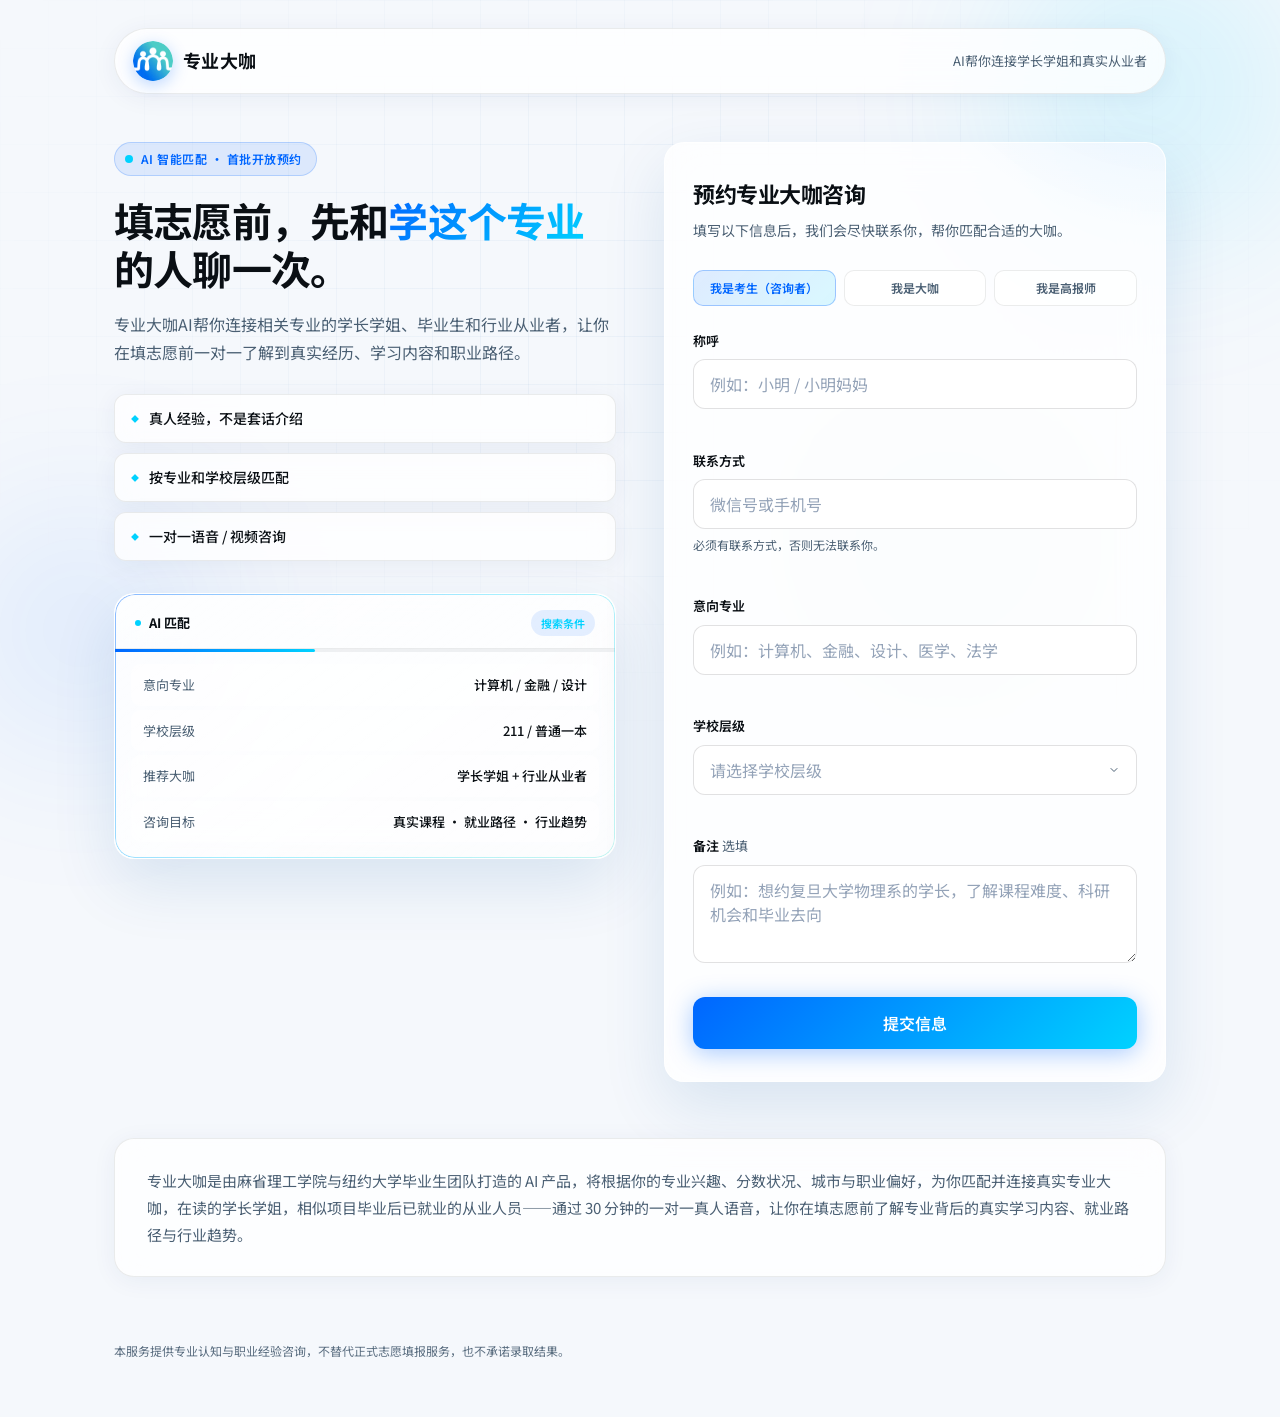
<file: index.html>
<!DOCTYPE html>
<html lang="zh-CN">
  <head>
    <meta charset="UTF-8" />
    <meta name="viewport" content="width=device-width, initial-scale=1.0" />
    <title>专业大咖｜填志愿前先聊一次</title>
    <meta
      name="description"
      content="填志愿前，先和学这个专业的人聊一次。AI帮你连接学长学姐和真实从业者，一对一语音/视频咨询。"
    />
    <link rel="preconnect" href="https://fonts.googleapis.com" />
    <link rel="preconnect" href="https://fonts.gstatic.com" crossorigin />
    <link
      href="https://fonts.googleapis.com/css2?family=Noto+Sans+SC:wght@400;500;600;700&display=swap"
      rel="stylesheet"
    />
    <link rel="icon" href="assets/logo.png" type="image/png" />
    <link rel="stylesheet" href="./styles.css" />
    <script>
      (function () {
        var params = new URLSearchParams(location.search);
        var ref = params.get("ref");
        if (ref) {
          try {
            sessionStorage.setItem("referrerSlug", decodeURIComponent(ref));
          } catch (e) {}
        }
      })();
    </script>
  </head>
  <body>
    <div class="ambient" aria-hidden="true">
      <div class="orb orb-1"></div>
      <div class="orb orb-2"></div>
      <div class="orb orb-3"></div>
      <div class="grid-overlay"></div>
    </div>

    <div class="page">
      <header class="header">
        <div class="brand-wrap">
          <img src="assets/logo.png" alt="专业大咖" class="brand-logo" width="40" height="40" />
          <span class="brand">专业大咖</span>
        </div>
        <p class="header-tagline">AI帮你连接学长学姐和真实从业者</p>
      </header>

      <main class="main">
        <section class="hero" id="hero-section">
          <div class="hero-content">
            <div class="hero-badge">
              <span class="pulse-dot" aria-hidden="true"></span>
              AI 智能匹配 · 首批开放预约
            </div>

            <h1 class="hero-title">
              填志愿前，先和<span class="title-accent">学这个专业</span>的人聊一次。
            </h1>
            <p class="hero-subtitle">
              专业大咖AI帮你连接相关专业的学长学姐、毕业生和行业从业者，让你在填志愿前一对一了解到真实经历、学习内容和职业路径。
            </p>

            <ul class="value-pills">
              <li class="value-pill">
                <span class="pill-icon" aria-hidden="true">◆</span>
                真人经验，不是套话介绍
              </li>
              <li class="value-pill">
                <span class="pill-icon" aria-hidden="true">◆</span>
                按专业和学校层级匹配
              </li>
              <li class="value-pill">
                <span class="pill-icon" aria-hidden="true">◆</span>
                一对一语音 / 视频咨询
              </li>
            </ul>

            <div class="mockup-card" aria-hidden="true">
              <div class="mockup-header">
                <div class="mockup-status">
                  <span class="pulse-dot pulse-dot-sm"></span>
                  <span class="mockup-title">AI 匹配</span>
                </div>
                <span class="mockup-chip">搜索条件</span>
              </div>
              <div class="mockup-progress">
                <div class="mockup-progress-bar"></div>
              </div>
              <ul class="mockup-list">
                <li class="mockup-row" style="--i: 0">
                  <span class="mockup-key">意向专业</span>
                  <span class="mockup-val">计算机 / 金融 / 设计</span>
                </li>
                <li class="mockup-row" style="--i: 1">
                  <span class="mockup-key">学校层级</span>
                  <span class="mockup-val">211 / 普通一本</span>
                </li>
                <li class="mockup-row" style="--i: 2">
                  <span class="mockup-key">推荐大咖</span>
                  <span class="mockup-val">学长学姐 + 行业从业者</span>
                </li>
                <li class="mockup-row" style="--i: 3">
                  <span class="mockup-key">咨询目标</span>
                  <span class="mockup-val">真实课程 · 就业路径 · 行业趋势</span>
                </li>
              </ul>
            </div>
          </div>

          <div class="form-panel">
            <div class="form-card glass-card" id="form-card">
              <div class="form-card-glow" aria-hidden="true"></div>
              <h2 class="form-title" id="form-title">预约专业大咖咨询</h2>
              <p class="form-desc" id="form-desc">
                填写以下信息后，我们会尽快联系你，帮你匹配合适的大咖。
              </p>

              <form id="lead-form" class="lead-form" novalidate>
                <div class="role-switch" role="radiogroup" aria-label="访客身份">
                  <label class="role-option">
                    <input type="radio" name="visitorRole" value="seeker" checked />
                    <span>我是考生（咨询者）</span>
                  </label>
                  <label class="role-option">
                    <input type="radio" name="visitorRole" value="expert" />
                    <span>我是大咖</span>
                  </label>
                  <label class="role-option">
                    <input type="radio" name="visitorRole" value="advisor" />
                    <span>我是高报师</span>
                  </label>
                </div>

                <p class="referrer-line" id="referrer-line" hidden>
                  推荐人：<span id="referrer-name"></span>
                </p>

                <div class="field">
                  <label for="name" id="name-label">姓名</label>
                  <input
                    type="text"
                    id="name"
                    name="name"
                    placeholder="例如：小明 / 小明妈妈"
                    required
                    autocomplete="name"
                  />
                  <p class="field-error" data-error-for="name"></p>
                </div>

                <div class="field">
                  <label for="contact" id="contact-label">联系方式</label>
                  <input
                    type="text"
                    id="contact"
                    name="contact"
                    placeholder="微信号或手机号"
                    required
                    autocomplete="tel"
                  />
                  <p class="field-hint" id="contact-hint">必须有联系方式，否则无法联系你。</p>
                  <p class="field-error" data-error-for="contact"></p>
                </div>

                <div class="field role-only role-seeker">
                  <label for="major">意向专业</label>
                  <input
                    type="text"
                    id="major"
                    name="major"
                    placeholder="例如：计算机、金融、设计、医学、法学"
                    required
                  />
                  <p class="field-error" data-error-for="major"></p>
                </div>

                <div class="field role-only role-seeker">
                  <label for="schoolLevel">学校层级</label>
                  <select id="schoolLevel" name="schoolLevel" required>
                    <option value="">请选择学校层级</option>
                    <option value="985">985</option>
                    <option value="211">211</option>
                    <option value="普通一本">普通一本</option>
                    <option value="二本">二本</option>
                    <option value="二本以下">二本以下</option>
                    <option value="暂不确定">暂不确定</option>
                  </select>
                  <p class="field-error" data-error-for="schoolLevel"></p>
                </div>

                <div class="field role-only role-seeker">
                  <label for="note">备注 <span class="optional">选填</span></label>
                  <textarea
                    id="note"
                    name="note"
                    rows="3"
                    placeholder="例如：想约复旦大学物理系的学长，了解课程难度、科研机会和毕业去向"
                  ></textarea>
                </div>

                <div class="field role-only role-expert hidden">
                  <label for="expertOrg">公司或学校</label>
                  <input
                    type="text"
                    id="expertOrg"
                    name="expertOrg"
                    placeholder="例如：字节跳动 / 复旦大学"
                  />
                  <p class="field-error" data-error-for="expertOrg"></p>
                </div>

                <div class="field role-only role-expert hidden">
                  <label for="expertMajor">专业</label>
                  <input
                    type="text"
                    id="expertMajor"
                    name="expertMajor"
                    placeholder="例如：计算机科学与技术"
                  />
                  <p class="field-error" data-error-for="expertMajor"></p>
                </div>

                <p class="form-submit-error hidden" id="form-submit-error" role="alert"></p>

                <button type="submit" class="btn-submit" id="btn-submit">
                  <span id="btn-submit-label">提交信息</span>
                </button>
              </form>
            </div>

            <div class="success-card glass-card hidden" id="success-card">
              <div class="success-icon" aria-hidden="true">✓</div>
              <h2 class="success-title">预约信息已提交</h2>
              <p class="success-body" id="success-body">大咖AI找到人选后后会联系你！</p>
              <dl class="success-summary">
                <div class="success-row">
                  <dt>身份</dt>
                  <dd id="success-role">考生（咨询者）</dd>
                </div>
                <div class="success-row hidden" id="success-referrer-row">
                  <dt>推荐人</dt>
                  <dd id="success-referrer">—</dd>
                </div>
                <div class="success-row">
                  <dt>姓名</dt>
                  <dd id="success-name">—</dd>
                </div>
                <div class="success-row">
                  <dt id="success-major-label">意向专业</dt>
                  <dd id="success-major">—</dd>
                </div>
                <div class="success-row" id="success-school-row">
                  <dt id="success-school-label">学校层级</dt>
                  <dd id="success-school">—</dd>
                </div>
              </dl>
              <div class="advisor-link-box hidden" id="advisor-link-box">
                <p class="advisor-link-title">你的专属推荐链接</p>
                <a id="advisor-link" href="#" target="_blank" rel="noopener noreferrer"></a>
                <p class="advisor-link-hint">
                  请分享这个链接，系统会自动按渠道统计，享受 20% 渠道分成。
                </p>
              </div>
              <button type="button" class="btn-submit btn-secondary" id="btn-new-lead">
                继续提交新的预约
              </button>
            </div>
          </div>
        </section>

        <section class="value-section glass-strip" aria-label="价值说明">
          <p class="value-section-text">
            专业大咖是由麻省理工学院与纽约大学毕业生团队打造的 AI 产品，将根据你的专业兴趣、分数状况、城市与职业偏好，为你匹配并连接真实专业大咖，在读的学长学姐，相似项目毕业后已就业的从业人员——通过 30 分钟的一对一真人语音，让你在填志愿前了解专业背后的真实学习内容、就业路径与行业趋势。
          </p>
        </section>
      </main>

      <footer class="footer">
        <p class="disclaimer">
          本服务提供专业认知与职业经验咨询，不替代正式志愿填报服务，也不承诺录取结果。
        </p>
      </footer>
    </div>

    <script src="./script.js"></script>
  </body>
</html>
</file>
<file: styles.css>
:root {
  /* Logo palette: royal blue → teal/cyan */
  --blue: #0066ff;
  --blue-mid: #1a73e8;
  --teal: #00d2ff;
  --teal-soft: #40e0d0;
  --gradient-brand: linear-gradient(135deg, var(--blue) 0%, var(--teal) 100%);
  --gradient-brand-soft: linear-gradient(
    135deg,
    rgba(0, 102, 255, 0.12) 0%,
    rgba(0, 210, 255, 0.14) 100%
  );

  --bg: #f5f8fc;
  --bg-card: rgba(255, 255, 255, 0.78);
  --text: #0a0f14;
  --text-soft: #4a5f73;
  --accent: #0066ff;
  --accent-glow: #00d2ff;
  --accent-soft: rgba(0, 102, 255, 0.1);
  --accent-soft-teal: rgba(0, 210, 255, 0.12);
  --cta: #0066ff;
  --cta-end: #00b8e6;
  --cta-glow: rgba(0, 102, 255, 0.35);
  --border: rgba(10, 15, 20, 0.08);
  --border-strong: rgba(10, 15, 20, 0.12);
  --error: #dc2626;
  --radius: 20px;
  --radius-sm: 12px;
  --shadow: 0 4px 24px rgba(0, 50, 120, 0.06);
  --shadow-lg: 0 24px 64px rgba(0, 80, 160, 0.12);
  --max-width: 1100px;
  --font: "Noto Sans SC", -apple-system, BlinkMacSystemFont, "PingFang SC",
    "Microsoft YaHei", sans-serif;
}

*,
*::before,
*::after {
  box-sizing: border-box;
}

html {
  scroll-behavior: smooth;
}

body {
  margin: 0;
  font-family: var(--font);
  font-size: 16px;
  line-height: 1.65;
  color: var(--text);
  background: var(--bg);
  -webkit-font-smoothing: antialiased;
  position: relative;
  overflow-x: hidden;
}

/* Ambient background */
.ambient {
  position: fixed;
  inset: 0;
  pointer-events: none;
  z-index: 0;
  overflow: hidden;
}

.orb {
  position: absolute;
  border-radius: 50%;
  filter: blur(80px);
  opacity: 0.5;
  animation: float 18s ease-in-out infinite;
}

.orb-1 {
  width: 420px;
  height: 420px;
  background: radial-gradient(circle, rgba(0, 210, 255, 0.4), transparent 70%);
  top: -120px;
  right: -80px;
  animation-delay: 0s;
}

.orb-2 {
  width: 360px;
  height: 360px;
  background: radial-gradient(circle, rgba(0, 102, 255, 0.28), transparent 70%);
  bottom: 10%;
  left: -100px;
  animation-delay: -6s;
}

.orb-3 {
  width: 280px;
  height: 280px;
  background: radial-gradient(circle, rgba(64, 224, 208, 0.3), transparent 70%);
  top: 45%;
  right: 15%;
  animation-delay: -12s;
}

@keyframes float {
  0%,
  100% {
    transform: translate(0, 0) scale(1);
  }
  33% {
    transform: translate(20px, -15px) scale(1.05);
  }
  66% {
    transform: translate(-15px, 10px) scale(0.98);
  }
}

.grid-overlay {
  position: absolute;
  inset: 0;
  background-image: linear-gradient(
      rgba(0, 80, 160, 0.04) 1px,
      transparent 1px
    ),
    linear-gradient(90deg, rgba(0, 80, 160, 0.04) 1px, transparent 1px);
  background-size: 48px 48px;
  mask-image: radial-gradient(ellipse 80% 70% at 50% 30%, black 20%, transparent 75%);
}

.page {
  position: relative;
  z-index: 1;
  max-width: var(--max-width);
  margin: 0 auto;
  padding: 28px 24px 56px;
  min-height: 100vh;
  display: flex;
  flex-direction: column;
}

/* Header */
.header {
  display: flex;
  align-items: center;
  justify-content: space-between;
  gap: 16px;
  flex-wrap: wrap;
  margin-bottom: 48px;
  padding: 12px 18px;
  background: var(--bg-card);
  backdrop-filter: blur(16px);
  -webkit-backdrop-filter: blur(16px);
  border: 1px solid var(--border);
  border-radius: 999px;
  box-shadow: var(--shadow);
}

.brand-wrap {
  display: flex;
  align-items: center;
  gap: 10px;
}

.brand-logo {
  width: 40px;
  height: 40px;
  border-radius: 50%;
  display: block;
  object-fit: cover;
  box-shadow: 0 4px 16px rgba(0, 102, 255, 0.25);
}

.brand {
  font-size: 1.125rem;
  font-weight: 700;
  letter-spacing: 0.02em;
  color: var(--text);
}

.header-tagline {
  margin: 0;
  font-size: 0.8125rem;
  color: var(--text-soft);
}

/* Hero */
.main {
  flex: 1;
}

.hero {
  display: grid;
  grid-template-columns: 1fr 1fr;
  gap: 48px;
  align-items: start;
  margin-bottom: 56px;
}

.hero-badge {
  display: inline-flex;
  align-items: center;
  gap: 8px;
  margin-bottom: 20px;
  padding: 6px 14px 6px 10px;
  font-size: 0.75rem;
  font-weight: 600;
  letter-spacing: 0.04em;
  color: var(--accent);
  background: var(--accent-soft);
  border: 1px solid rgba(0, 102, 255, 0.2);
  border-radius: 999px;
}

.pulse-dot {
  width: 8px;
  height: 8px;
  border-radius: 50%;
  background: var(--accent-glow);
  box-shadow: 0 0 0 0 rgba(0, 210, 255, 0.5);
  animation: pulse 2s ease-in-out infinite;
}

.pulse-dot-sm {
  width: 6px;
  height: 6px;
}

@keyframes pulse {
  0%,
  100% {
    box-shadow: 0 0 0 0 rgba(0, 210, 255, 0.5);
  }
  50% {
    box-shadow: 0 0 0 6px rgba(0, 210, 255, 0);
  }
}

.hero-title {
  font-size: clamp(1.875rem, 3.5vw, 2.5rem);
  font-weight: 700;
  line-height: 1.2;
  margin: 0 0 18px;
  color: var(--text);
  letter-spacing: -0.02em;
}

.title-accent {
  background: var(--gradient-brand);
  -webkit-background-clip: text;
  background-clip: text;
  color: transparent;
}

.hero-subtitle {
  margin: 0 0 28px;
  font-size: 1rem;
  color: var(--text-soft);
  max-width: 34em;
  line-height: 1.75;
}

.value-pills {
  list-style: none;
  margin: 0 0 32px;
  padding: 0;
  display: flex;
  flex-direction: column;
  gap: 10px;
}

.value-pill {
  display: flex;
  align-items: center;
  gap: 10px;
  padding: 12px 16px;
  font-size: 0.875rem;
  font-weight: 500;
  color: var(--text);
  background: var(--bg-card);
  backdrop-filter: blur(12px);
  border: 1px solid var(--border);
  border-radius: var(--radius-sm);
  box-shadow: var(--shadow);
  transition: border-color 0.2s ease, transform 0.2s ease;
}

.value-pill:hover {
  border-color: rgba(0, 102, 255, 0.3);
  transform: translateX(4px);
}

.pill-icon {
  font-size: 0.5rem;
  color: var(--accent-glow);
}

/* AI mockup card */
.mockup-card {
  position: relative;
  background: linear-gradient(
    145deg,
    rgba(255, 255, 255, 0.9) 0%,
    rgba(255, 255, 255, 0.65) 100%
  );
  backdrop-filter: blur(20px);
  -webkit-backdrop-filter: blur(20px);
  border: 1px solid rgba(255, 255, 255, 0.8);
  border-radius: var(--radius);
  padding: 0;
  box-shadow: var(--shadow-lg), inset 0 1px 0 rgba(255, 255, 255, 0.9);
  overflow: hidden;
}

.mockup-card::before {
  content: "";
  position: absolute;
  inset: 0;
  border-radius: inherit;
  padding: 1px;
  background: linear-gradient(
    135deg,
    rgba(0, 102, 255, 0.45),
    rgba(0, 210, 255, 0.35),
    rgba(64, 224, 208, 0.3)
  );
  -webkit-mask: linear-gradient(#fff 0 0) content-box, linear-gradient(#fff 0 0);
  mask: linear-gradient(#fff 0 0) content-box, linear-gradient(#fff 0 0);
  -webkit-mask-composite: xor;
  mask-composite: exclude;
  pointer-events: none;
}

.mockup-header {
  display: flex;
  align-items: center;
  justify-content: space-between;
  padding: 16px 20px 12px;
  border-bottom: 1px solid var(--border);
}

.mockup-status {
  display: flex;
  align-items: center;
  gap: 8px;
}

.mockup-title {
  margin: 0;
  font-size: 0.8125rem;
  font-weight: 700;
  color: var(--text);
}

.mockup-chip {
  font-size: 0.6875rem;
  font-weight: 600;
  padding: 4px 10px;
  color: var(--accent-glow);
  background: var(--accent-soft);
  border-radius: 999px;
}

.mockup-progress {
  height: 3px;
  background: rgba(12, 25, 41, 0.06);
  overflow: hidden;
}

.mockup-progress-bar {
  height: 100%;
  width: 40%;
  background: var(--gradient-brand);
  border-radius: 0 2px 2px 0;
  animation: progress 2.5s ease-in-out infinite;
}

@keyframes progress {
  0% {
    width: 25%;
    opacity: 0.8;
  }
  50% {
    width: 75%;
    opacity: 1;
  }
  100% {
    width: 40%;
    opacity: 0.8;
  }
}

.mockup-list {
  list-style: none;
  margin: 0;
  padding: 12px 16px 16px;
}

.mockup-row {
  display: flex;
  justify-content: space-between;
  align-items: flex-start;
  gap: 16px;
  padding: 10px 12px;
  margin-bottom: 4px;
  font-size: 0.8125rem;
  border-radius: 10px;
  background: rgba(255, 255, 255, 0.5);
  animation: fadeUp 0.6s ease backwards;
  animation-delay: calc(0.1s + var(--i) * 0.08s);
}

.mockup-row:last-child {
  margin-bottom: 0;
}

@keyframes fadeUp {
  from {
    opacity: 0;
    transform: translateY(8px);
  }
  to {
    opacity: 1;
    transform: translateY(0);
  }
}

.mockup-key {
  color: var(--text-soft);
  flex-shrink: 0;
}

.mockup-val {
  text-align: right;
  font-weight: 500;
  color: var(--text);
}

/* Form panel */
.form-panel {
  position: sticky;
  top: 28px;
}

.glass-card {
  position: relative;
  background: var(--bg-card);
  backdrop-filter: blur(20px);
  -webkit-backdrop-filter: blur(20px);
  border: 1px solid rgba(255, 255, 255, 0.65);
  border-radius: var(--radius);
  padding: 32px 28px;
  box-shadow: var(--shadow-lg);
  overflow: hidden;
}

.form-card-glow {
  position: absolute;
  top: -60%;
  right: -40%;
  width: 80%;
  height: 80%;
  background: radial-gradient(circle, rgba(0, 102, 255, 0.12), transparent 65%);
  pointer-events: none;
}

.success-card.hidden,
.form-card.hidden {
  display: none;
}

.form-title {
  position: relative;
  margin: 0 0 8px;
  font-size: 1.375rem;
  font-weight: 700;
  color: var(--text);
  letter-spacing: -0.02em;
}

.form-desc {
  position: relative;
  margin: 0 0 28px;
  font-size: 0.875rem;
  color: var(--text-soft);
}

.lead-form {
  position: relative;
}

.hidden {
  display: none !important;
}

.role-switch {
  display: grid;
  grid-template-columns: repeat(3, minmax(0, 1fr));
  gap: 8px;
  margin: 0 0 16px;
}

.role-option {
  position: relative;
  cursor: pointer;
}

.role-option input {
  position: absolute;
  opacity: 0;
  pointer-events: none;
}

.role-option span {
  display: block;
  padding: 9px 10px;
  font-size: 0.75rem;
  line-height: 1.3;
  text-align: center;
  color: var(--text-soft);
  background: rgba(255, 255, 255, 0.7);
  border: 1px solid var(--border);
  border-radius: 10px;
  transition: all 0.2s ease;
}

.role-option input:checked + span {
  color: var(--accent);
  background: var(--gradient-brand-soft);
  border-color: rgba(0, 102, 255, 0.3);
  font-weight: 600;
}

.lead-form .field {
  margin-bottom: 20px;
}

.lead-form label {
  display: block;
  margin-bottom: 8px;
  font-size: 0.8125rem;
  font-weight: 600;
  color: var(--text);
}

.optional {
  font-weight: 400;
  color: var(--text-soft);
}

.lead-form input,
.lead-form select,
.lead-form textarea {
  width: 100%;
  min-height: 48px;
  padding: 12px 16px;
  font-size: 1rem;
  font-family: inherit;
  color: var(--text);
  background: rgba(255, 255, 255, 0.85);
  border: 1px solid var(--border-strong);
  border-radius: var(--radius-sm);
  transition: border-color 0.2s ease, box-shadow 0.2s ease, background 0.2s ease;
}

.lead-form textarea {
  min-height: 96px;
  resize: vertical;
}

.lead-form select {
  appearance: none;
  -webkit-appearance: none;
  -moz-appearance: none;
  padding: 12px 40px 12px 16px;
  line-height: 1.5;
  cursor: pointer;
  background-color: rgba(255, 255, 255, 0.85);
  background-image: url("data:image/svg+xml,%3Csvg xmlns='http://www.w3.org/2000/svg' width='12' height='12' viewBox='0 0 24 24' fill='none' stroke='%234a5f73' stroke-width='2' stroke-linecap='round' stroke-linejoin='round'%3E%3Cpath d='M6 9l6 6 6-6'/%3E%3C/svg%3E");
  background-repeat: no-repeat;
  background-position: right 16px center;
  background-size: 12px;
}

.lead-form select:required:invalid {
  color: #94a3b8;
}

.referrer-line {
  margin: -4px 0 16px;
  font-size: 0.8125rem;
  color: #94a3b8;
  line-height: 1.5;
}

.referrer-line[hidden] {
  display: none;
}

.success-row.hidden {
  display: none;
}

.lead-form select option {
  color: var(--text);
}

.lead-form input::placeholder,
.lead-form textarea::placeholder {
  color: #94a3b8;
}

.lead-form input:focus,
.lead-form select:focus,
.lead-form textarea:focus {
  outline: none;
  background-color: #fff;
  border-color: var(--accent-glow);
  box-shadow: 0 0 0 3px var(--accent-soft);
}

.lead-form input.error,
.lead-form select.error {
  border-color: var(--error);
}

.field-hint {
  margin: 6px 0 0;
  font-size: 0.75rem;
  color: var(--text-soft);
}

.field-error {
  margin: 6px 0 0;
  font-size: 0.75rem;
  color: var(--error);
  min-height: 1.2em;
}

.form-submit-error {
  margin: 0 0 12px;
  padding: 10px 14px;
  font-size: 0.875rem;
  line-height: 1.5;
  color: var(--error);
  background: rgba(220, 38, 38, 0.08);
  border: 1px solid rgba(220, 38, 38, 0.2);
  border-radius: var(--radius-sm);
}

.form-submit-error.hidden {
  display: none;
}

.btn-submit:disabled {
  opacity: 0.65;
  cursor: not-allowed;
  transform: none;
}

.btn-submit {
  position: relative;
  width: 100%;
  min-height: 52px;
  margin-top: 8px;
  padding: 14px 24px;
  font-size: 1rem;
  font-weight: 600;
  font-family: inherit;
  color: #fff;
  background: var(--gradient-brand);
  border: none;
  border-radius: var(--radius-sm);
  cursor: pointer;
  box-shadow: 0 4px 24px var(--cta-glow);
  transition: transform 0.15s ease, box-shadow 0.2s ease;
  overflow: hidden;
}

.btn-submit::before {
  content: "";
  position: absolute;
  inset: 0;
  background: linear-gradient(
    105deg,
    transparent 40%,
    rgba(255, 255, 255, 0.25) 50%,
    transparent 60%
  );
  transform: translateX(-100%);
  transition: transform 0.5s ease;
}

.btn-submit:hover {
  transform: translateY(-1px);
  box-shadow: 0 8px 28px var(--cta-glow);
}

.btn-submit:hover::before {
  transform: translateX(100%);
}

.btn-submit:active {
  transform: translateY(0);
}

.btn-secondary {
  background: transparent;
  color: var(--accent);
  border: 1px solid var(--border-strong);
  box-shadow: none;
  margin-top: 20px;
}

.btn-secondary::before {
  display: none;
}

.btn-secondary:hover {
  background: var(--accent-soft);
  border-color: rgba(0, 102, 255, 0.35);
  box-shadow: none;
}

/* Success */
.success-icon {
  width: 48px;
  height: 48px;
  display: flex;
  align-items: center;
  justify-content: center;
  margin-bottom: 16px;
  font-size: 1.25rem;
  font-weight: 700;
  color: #fff;
  background: var(--gradient-brand);
  border-radius: 50%;
  box-shadow: 0 8px 24px rgba(0, 102, 255, 0.35);
}

.success-title {
  margin: 0 0 12px;
  font-size: 1.375rem;
  font-weight: 700;
  color: var(--text);
}

.success-body {
  margin: 0 0 20px;
  font-size: 0.9375rem;
  color: var(--text-soft);
}

.success-summary {
  margin: 0 0 8px;
  padding: 18px;
  background: var(--gradient-brand-soft);
  border: 1px solid rgba(0, 102, 255, 0.15);
  border-radius: var(--radius-sm);
}

.advisor-link-box {
  margin-top: 14px;
  margin-bottom: 8px;
  padding: 14px 16px;
  border-radius: var(--radius-sm);
  border: 1px dashed rgba(0, 102, 255, 0.35);
  background: rgba(255, 255, 255, 0.75);
}

.advisor-link-title {
  margin: 0 0 6px;
  font-size: 0.8125rem;
  color: var(--text-soft);
}

#advisor-link {
  display: inline-block;
  margin: 0 0 8px;
  font-size: 0.875rem;
  font-weight: 600;
  color: var(--accent);
  word-break: break-all;
  text-decoration: none;
}

#advisor-link:hover {
  text-decoration: underline;
}

.advisor-link-hint {
  margin: 0;
  font-size: 0.75rem;
  line-height: 1.6;
  color: var(--text-soft);
}

.success-row {
  display: flex;
  justify-content: space-between;
  gap: 12px;
  padding: 6px 0;
  font-size: 0.875rem;
}

.success-row dt {
  margin: 0;
  color: var(--text-soft);
  font-weight: 500;
}

.success-row dd {
  margin: 0;
  font-weight: 600;
  color: var(--text);
}

/* Value strip */
.glass-strip {
  padding: 28px 32px;
  background: var(--bg-card);
  backdrop-filter: blur(16px);
  border: 1px solid var(--border);
  border-radius: var(--radius);
  box-shadow: var(--shadow);
}

.value-section-text {
  margin: 0;
  font-size: 0.9375rem;
  color: var(--text-soft);
  line-height: 1.8;
}

/* Footer */
.footer {
  margin-top: 40px;
  padding-top: 24px;
}

.disclaimer {
  margin: 0;
  font-size: 0.75rem;
  color: var(--text-soft);
  line-height: 1.7;
  max-width: 48em;
  opacity: 0.9;
}

/* Responsive */
@media (max-width: 900px) {
  .hero {
    grid-template-columns: 1fr;
    gap: 36px;
  }

  .form-panel {
    position: static;
  }

  .value-pills {
    flex-direction: row;
    flex-wrap: wrap;
  }

  .value-pill:hover {
    transform: none;
  }
}

@media (max-width: 480px) {
  .page {
    padding: 16px 16px 40px;
  }

  .header {
    border-radius: var(--radius-sm);
    margin-bottom: 32px;
  }

  .hero-title {
    font-size: 1.625rem;
  }

  .glass-card {
    padding: 24px 20px;
  }

  .role-switch {
    grid-template-columns: 1fr;
  }

  .mockup-row {
    flex-direction: column;
    gap: 4px;
  }

  .mockup-val {
    text-align: left;
  }
}

@media (prefers-reduced-motion: reduce) {
  .orb,
  .mockup-progress-bar,
  .mockup-row,
  .pulse-dot {
    animation: none;
  }

  .btn-submit::before {
    display: none;
  }
}
</file>
